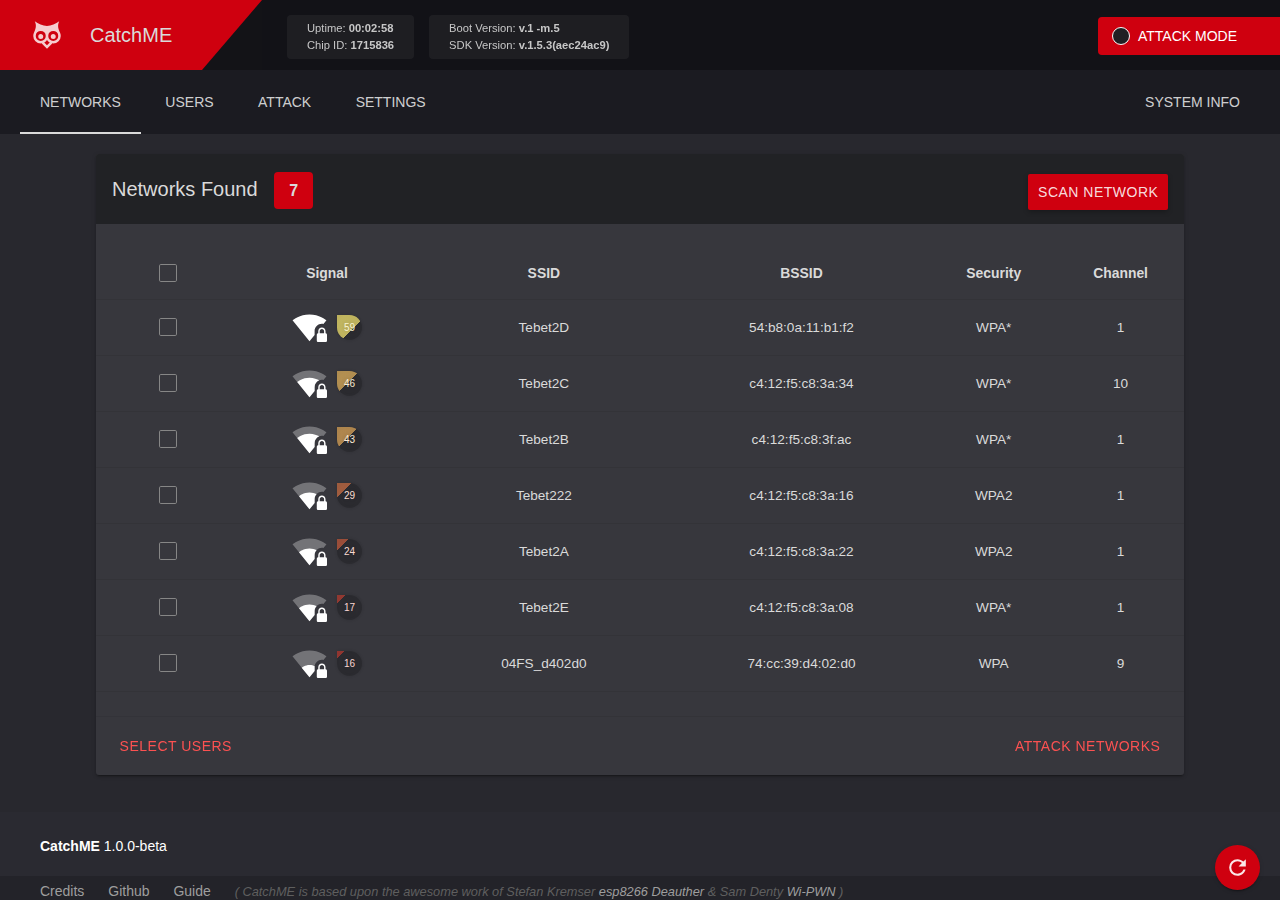
<file: CatchME_UI/index.html>
<head>
    <title>CatchME - Networks Scan</title>
    <meta content="width=device-width,initial-scale=1,user-scalable=0" name=viewport>
    <link href=./main.css rel=stylesheet>
</head>

<body>
    <nav id=nav>
        <div class="main-header">
            <div class="main-logo">
                <div id="logo-img"></div>
                CatchME
            </div>
            <div class="main-info">
                <section class="left">
                    <span>Uptime:
                        <b id=hUptime></b>
                    </span>
                    <span>Chip ID:
                        <b id=hChipid></b>
                    </span>
                </section>
                <section class="left">
                    <span>Boot Version:
                        <b id=hBootmode></b>
                        <b id=hBootversion></b>
                    </span>
                    <span>SDK Version:
                        <b id=hSdkversion></b>
                    </span>
                </section>
            </div>
            <div class="onoffswitch">
                <input type="checkbox" name="catchme-mode" class="onoffswitch-checkbox" id="catchme-mode">
                <label class="onoffswitch-label" for="catchme-mode">
                    <span class="onoffswitch-inner"></span>
                    <span class="onoffswitch-switch"></span>
                </label>
            </div>
        </div>
        <div id=links>
            <a href=. class="active" />Networks</a>
            <a href=./users>Users</a>
            <a href=./attack>Attack</a>
            <a href=./settings>Settings</a>
            <a href=./info class="right">System Info</a>
        </div>
    </nav>
    <div id=notification></div>
    <div id=spinner-container></div>
    <div class=main-wrap>
        <div class=container>
            <div class=card-container>
                <div class=card>
                    <div class="card-title">
                        <div class="button-header" style="display:inline-block;">
                            Networks Found &nbsp;
                            <span id=networksFound></span>
                        </div>
                        <button class="right button-header button-primary" id=apScanStart onclick=scan()>Scan Network</button>
                    </div>
                    <div class="card-content">
                        <table id=apscan></table>
                    </div>

                    <div class=card-action>
                        <a class="button" onclick='window.location="./users.html"'>Select Users</a>
                        <a class="right button" onclick='window.location="./attack.html"'>Attack Networks</a>
                    </div>
                </div>
            </div>
        </div>
        <footer></footer>
    </div>
    <script src=./js/functions.js></script>
    <script src=./js/scan.js></script>
</body>
</file>
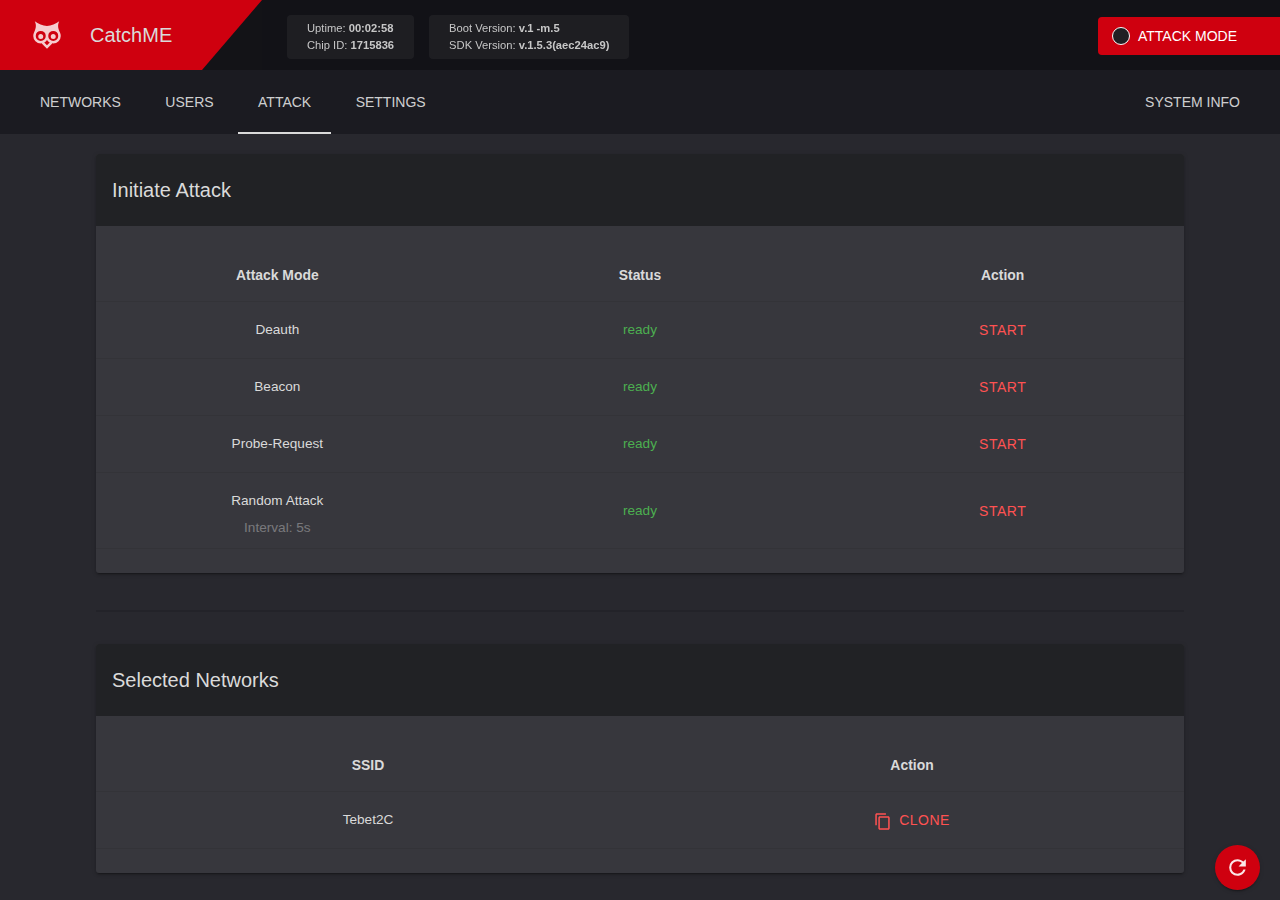
<file: CatchME_UI/attack.html>
<head>
    <title>CatchME - Attacks</title>
    <meta content="width=device-width,initial-scale=1,user-scalable=0" name=viewport>
    <link href=./main.css rel=stylesheet>
</head>

<body>
    <nav id=nav>
        <div class="main-header">
            <div class="main-logo">
                <div id="logo-img"></div>
                CatchME
            </div>
            <div class="main-info">
                <section class="left">
                    <span>Uptime:
                        <b id=hUptime></b>
                    </span>
                    <span>Chip ID:
                        <b id=hChipid></b>
                    </span>
                </section>
                <section class="left">
                    <span>Boot Version:
                        <b id=hBootmode></b>
                        <b id=hBootversion></b>
                    </span>
                    <span>SDK Version:
                        <b id=hSdkversion></b>
                    </span>
                </section>
            </div>
            <div class="onoffswitch">
                <input type="checkbox" name="catchme-mode" class="onoffswitch-checkbox" id="catchme-mode">
                <label class="onoffswitch-label" for="catchme-mode">
                    <span class="onoffswitch-inner"></span>
                    <span class="onoffswitch-switch"></span>
                </label>
            </div>
        </div>
        <div id=links>
            <a href=.>Networks</a>
            <a href=./users>Users</a>
            <a href=./attack class="active">Attack</a>
            <a href=./settings>Settings</a>
            <a href=./info class="right">System Info</a>
        </div>
    </nav>
    <div id=notification></div>
    <div id=spinner-container></div>
    <div class=main-wrap>
        <div class=container>
            <div class=card-container>
                <div class=card>
                    <div class="card-title">
                        Initiate Attack
                    </div>
                    <div class="card-content">
                        <table id=attackMode></table>
                    </div>
                </div>
                <hr>
            </div>
            <div class="card-container dn" id=selectedNetworksDevices>
                <div class=card>
                    <div class="card-title">
                        Selected Networks
                    </div>
                    <div class="card-content">
                        <table id=selectedAPs></table>
                    </div>
                </div>
                <div class=card>
                    <div class="card-title">
                        Selected Users
                    </div>
                    <div class="card-content">
                        <table id=selectedClients class=dn></table>
                    </div>
                </div>
                <hr>
            </div>
            <div class=card-container id=section2>
                <div class=card>
                    <div class=card-title>
                        Add Beaconing SSID
                    </div>
                    <div class=card-content>
                        <div class="inputCheckbox row">
                            <div class=col-6>
                                <div class=input-container id=ssidContainer>
                                    <input id=ssid placeholder=" " required minlength=1 maxlength=32>
                                    <label for=ssid>SSID</label>
                                </div>
                            </div>
                            <div class=col-6>
                                <label for=randSSID class=checkboxContainer>
                                    <input id=randSSID type=checkbox value=false name=randSSID>
                                    <label for=randSSID class=checkbox></label>
                                    Generate random SSID
                                </label>
                            </div>
                        </div>
                        <div class="inputCheckbox row">
                            <div class=col-6>
                                <div class=input-container>
                                    <input id=num type=number value=48 max=48 min=0 placeholder=" " required>
                                    <label for=num>Number of clones</label>
                                </div>
                            </div>
                            <div class=col-6>
                                <label for=enc class=checkboxContainer>
                                    <input id=enc type=checkbox value=false name=enc>
                                    <label for=enc class=checkbox></label>
                                    Encrypted SSID
                                </label>
                            </div>
                        </div>
                    </div>
                    <div class=card-action>
                        <a class="button right" onclick=addSSID()>Add SSID</a>
                    </div>
                </div>
            </div>
            <div class=card-container>
                <div class=card>
                    <div class=card-title>
                        Saved SSIDs
                        <span id=ssidCounter>0 / 48</span>
                    </div>
                    <div class="card-content">
                        <table id=savedSSID></table>
                    </div>
                    <div class=card-action>
                        <a class=button onclick=resetSSID()>reset</a>
                        <a onclick='clearSSID()' class='button'>clear</a>
                        <a class="button right" onclick=saveSSID()>save</a>
                    </div>
                </div>
            </div>
        </div>
        <footer></footer>
        <script src=./js/functions.js></script>
        <script src=./js/attack.js></script>
    </div>
</body>
</file>
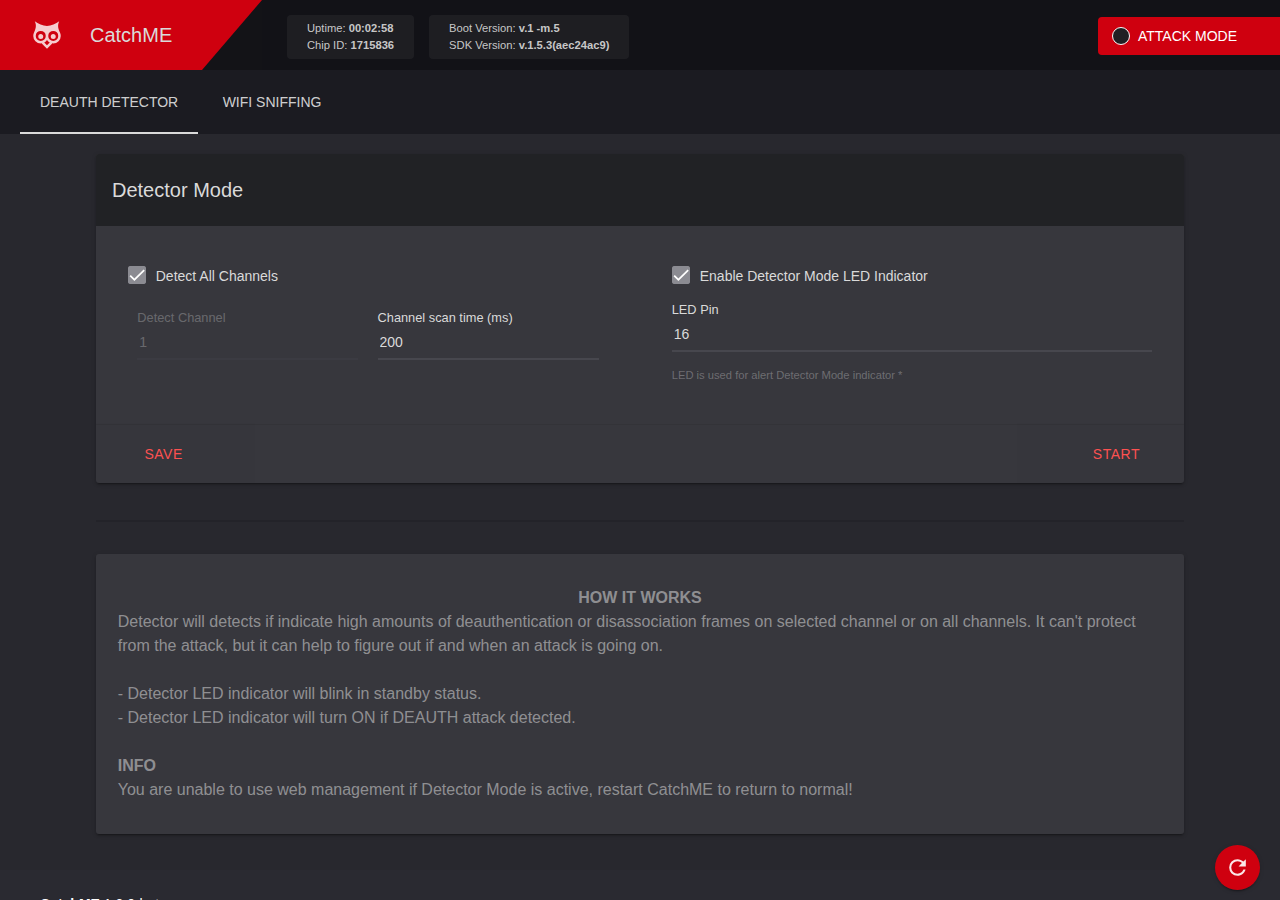
<file: CatchME_UI/detector.html>
<head>
    <title>CatchME - Detector Mode</title>
    <meta content="width=device-width,initial-scale=1,user-scalable=0" name=viewport>
    <link href=./main.css rel=stylesheet>
</head>

<body>
    <nav id=nav>
        <div class="main-header">
            <div class="main-logo">
                <div id="logo-img"></div>
                CatchME
            </div>
            <div class="main-info">
                <section class="left">
                    <span>Uptime:
                        <b id=hUptime></b>
                    </span>
                    <span>Chip ID:
                        <b id=hChipid></b>
                    </span>
                </section>
                <section class="left">
                    <span>Boot Version:
                        <b id=hBootmode></b>
                        <b id=hBootversion></b>
                    </span>
                    <span>SDK Version:
                        <b id=hSdkversion></b>
                    </span>
                </section>
            </div>
            <div class="onoffswitch">
                <input type="checkbox" name="catchme-mode" class="onoffswitch-checkbox" id="catchme-mode">
                <label class="onoffswitch-label" for="catchme-mode">
                    <span class="onoffswitch-inner"></span>
                    <span class="onoffswitch-switch"></span>
                </label>
            </div>
        </div>
        <div id=links>
            <a href=. class="active">Deauth Detector</a>
            <a href=./sniffing>WiFi Sniffing</a>
        </div>
    </nav>
    <div id=notification></div>
    <div id=spinner-container></div>
    <div class="main-wrap">
        <div class="container">
            <div class="card-container">
                <div class="card">
                    <div class="card-title">
                        Detector Mode
                    </div>
                    <div class="card-content">
                        <div class=row>
                            <div class="col-6">
                                <div class="row">
                                    <div class="col-12">
                                        <label for="detectorAllChannels" class="checkboxContainer invert">
                                            <input type="checkbox" name="detectorAllChannels" id="detectorAllChannels" value="false" checked>
                                            <label class="checkbox" for="detectorAllChannels"></label>
                                            Detect All Channels
                                        </label>
                                    </div>
                                    <div class="col-12">
                                        <div class="row">
                                            <div class="col-6">
                                                <div class="input-container disabled" id="channelContainer">
                                                    <input placeholder=" " id="detectorChannel" required="" type="number" min="1" max="14">
                                                    <label for="detectorChannel">Detect Channel</label>
                                                </div>
                                            </div>
                                            <div class="col-6">
                                                <div class="input-container">
                                                    <input placeholder=" " id="detectorScanTime" required="detectorScanTime" type="number" min="10">
                                                    <label for="detectorScanTime">Channel scan time (ms)</label>
                                                </div>
                                            </div>
                                        </div>
                                    </div>
                                </div>
                            </div>

                            <div class="col-6">
                                <div class="row">
                                    <div class=col-12>
                                        <label for=useAlertLed class="checkboxContainer invert">
                                            <input id=useAlertLed type=checkbox name=useAlertLed value=false>
                                            <label for=useAlertLed class=checkbox></label>
                                            Enable Detector Mode LED Indicator
                                        </label>
                                    </div>
                                    <div class=col-12>
                                        <div class=input-container id=alertLedContainer>
                                            <input id=alertLedPin type=number max=18 min=0 placeholder=" " required>
                                            <label for=alertLedPin>LED Pin</label>
                                            <span style="font-size:0.7rem;color:rgba(255, 255, 255,.28)">LED is used for alert Detector Mode indicator *</span>
                                        </div>
                                    </div>
                                </div>
                            </div>
                        </div>
                    </div>
                    <div class="card-action">
                        <a class="button secondary" onclick="saveSettings()">save</a>
                        <a class="button secondary right" onclick="saveSettings(true)">start</a>
                    </div>
                </div>
                <hr>
            </div>

            <div class=card-container>
                <div class=card>
                    <div class="card-content detector-info">
                        <div class=row>
                            <div class="col-12">
                                <p class="center">
                                    <b>HOW IT WORKS</b>
                                    <br>
                                </p>
                                <p>
                                    Detector will detects if indicate high amounts of deauthentication or disassociation frames on selected channel or on all
                                    channels. It can't protect from the attack, but it can help to figure out if and when
                                    an attack is going on.
                                    <br>
                                    <br> - Detector LED indicator will blink in standby status.
                                    <br> - Detector LED indicator will turn ON if DEAUTH attack detected.
                                    <br>
                                    <br>
                                    <b>INFO</b>
                                    <br> You are unable to use web management if Detector Mode is active, restart CatchME to
                                    return to normal!
                                </p>
                            </div>
                        </div>
                    </div>
                </div>
            </div>
        </div>
        <footer></footer>
        <script src="./js/functions.js"></script>
        <script>
            var allChannels = document.getElementById("detectorAllChannels"),
                channel = document.getElementById("detectorChannel"),
                scanTime = document.getElementById("detectorScanTime"),
                alertLedPin = document.getElementById("alertLedPin"),
                useAlertLed = document.getElementById("useAlertLed"),
                saveStatus = getE('spinner-container'),
                res;

            getResponse("settings.json", function (responseText) {
                try {
                    res = JSON.parse(responseText);
                } catch (e) {
                    notify("ERROR: Load settings, Reset the settings!");
                    return;
                }

                if (res.detectorAllChannels == 1) {
                    allChannels.checked = true;
                    switchChannel();
                } else {
                    allChannels.checked = false;
                    switchChannel();
                }

                if (res.useAlertLed == 1) {
                    useAlertLed.checked = true;
                    switchAlertLED();
                } else {
                    useAlertLed.checked = false;
                    switchAlertLED();
                }
                channel.value = res.detectorChannel;
                scanTime.value = res.detectorScanTime;
                alertLedPin.value = res.alertLedPin;
            });

            allChannels.addEventListener("change", switchChannel, false);
            useAlertLed.addEventListener("change", switchAlertLED, false);

            function switchChannel() {
                if (allChannels.checked) {
                    channelContainer.classList.add("disabled");
                } else {
                    channelContainer.classList.remove("disabled");
                }
            }

            function switchAlertLED() {
                if (useAlertLed.checked) {
                    alertLedContainer.classList.remove("disabled");
                } else {
                    alertLedContainer.classList.add("disabled");
                }
            }

            function saveSettings(run) {
                saveStatus.className = "";
                showLoading();
                var url = "settingsSave.json";
                url += "?detectorAllChannels=" + allChannels.checked;
                url += "&detectorChannel=" + channel.value;
                url += "&detectorScanTime=" + scanTime.value;
                url += "&useAlertLed=" + useAlertLed.checked;
                url += "&alertLedPin=" + alertLedPin.value;

                getResponse(url, function (responseText) {
                    if (responseText == "true") {
                        if (run == true) {
                            getResponse("detectorStart.json", function (responseText) {
                                if (responseText == "true") {
                                    showLoading("hide");
                                    indicate(true)
                                    notify("Detector running! Restart device to return to normal");
                                    var card = document.getElementsByClassName("card-content")[0];
                                    card.className = "card-content disabled"
                                } else {
                                    notify("ERROR: Failed to start detector!");
                                    indicate()
                                }
                            }, function () {
                                notify("ERROR: Failed to start detector!");
                                indicate()
                            });
                        } else {
                            indicate(true);
                            saveStatus.classList.add("success-save");
                        }
                    } else {
                        if (run == false) saveStatus.classList.add("failed-save");
                        notify("ERROR: Failed to save!");
                        indicate()
                    }
                }, function () {
                    if (run == false) saveStatus.classList.add("failed-save");
                    notify("ERROR: Failed to save!");
                    indicate()
                });
            }
            fadeIn();
        </script>
    </div>
</body>
</file>
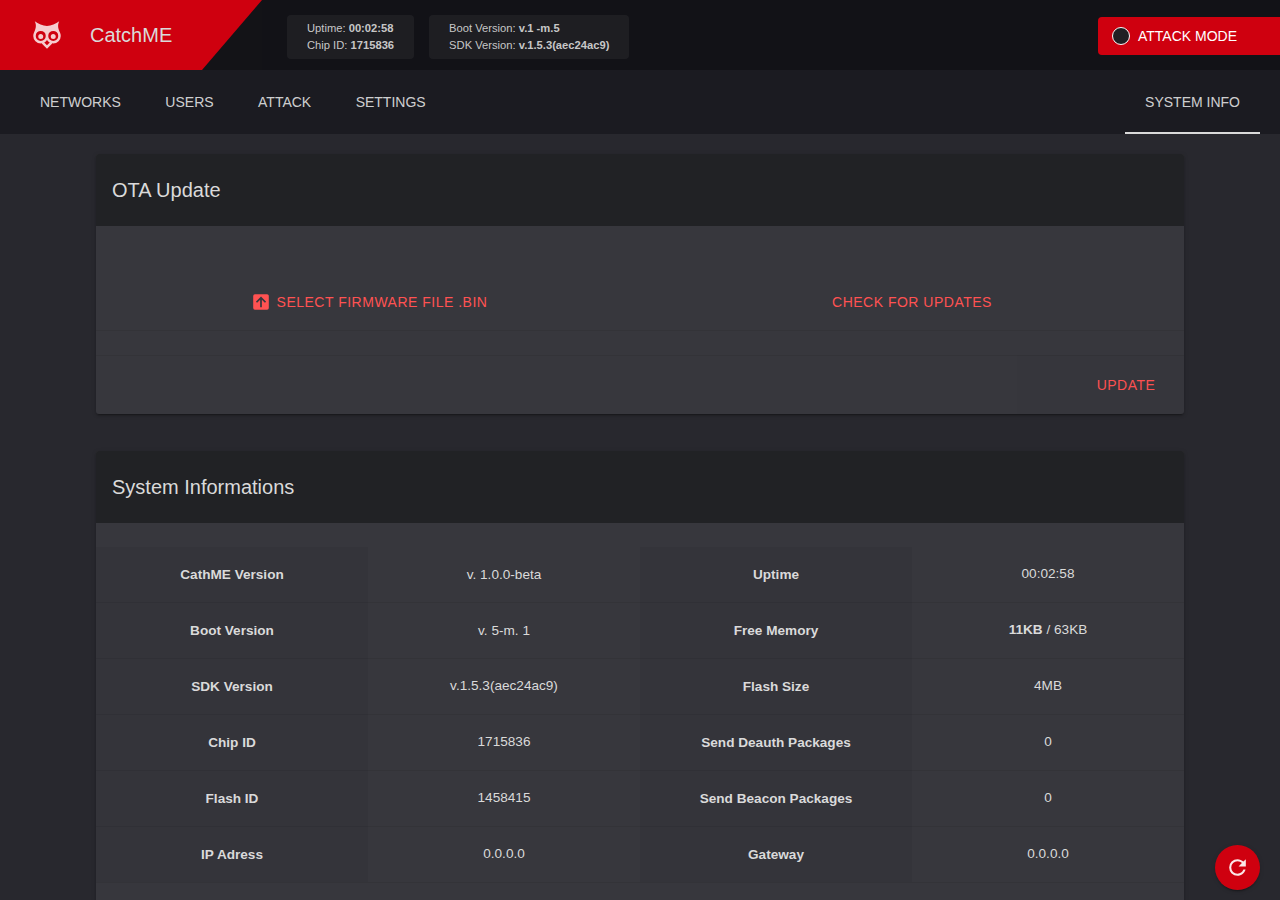
<file: CatchME_UI/info.html>
<head>
    <title>CatchME - System Informations</title>
    <meta content="width=device-width,initial-scale=1,user-scalable=0" name=viewport>
    <link href=./main.css rel=stylesheet>
</head>

<body>
    <nav id=nav>
        <div class="main-header">
            <div class="main-logo">
                <div id="logo-img"></div>
                CatchME
            </div>
            <div class="main-info">
                <section class="left">
                    <span>Uptime:
                        <b id=hUptime></b>
                    </span>
                    <span>Chip ID:
                        <b id=hChipid></b>
                    </span>
                </section>
                <section class="left">
                    <span>Boot Version:
                        <b id=hBootmode></b>
                        <b id=hBootversion></b>
                    </span>
                    <span>SDK Version:
                        <b id=hSdkversion></b>
                    </span>
                </section>
            </div>
            <div class="onoffswitch">
                <input type="checkbox" name="catchme-mode" class="onoffswitch-checkbox" id="catchme-mode">
                <label class="onoffswitch-label" for="catchme-mode">
                    <span class="onoffswitch-inner"></span>
                    <span class="onoffswitch-switch"></span>
                </label>
            </div>
        </div>
        <div id=links>
            <a href=.>Networks</a>
            <a href=./users>Users</a>
            <a href=./attack>Attack</a>
            <a href=./settings>Settings</a>
            <a href=./info class="right active">System Info</a>
        </div>
    </nav>
    <div id=notification></div>
    <div id=spinner-container></div>
    <div class=main-wrap>
        <div class=container>
            <div class=card-container>
                <div class=card>
                    <div class="card-title">
                        OTA Update
                    </div>
                    <div class=card-content>
                        <table>
                            <form enctype=multipart/form-data id=ota>
                                <tr>
                                    <td>
                                        <input accept=.bin id=update name=update type=file>
                                        <label class="button secondary no-caps" for=update tabindex=0></label>
                                    </td>
                                    <td>
                                        <button class="secondary onlgr" onclick=checkUpdate()>Check for updates</button>
                                    </td>
                                </tr>
                            </form>
                            <br>
                        </table>
                    </div>

                    <div class=card-action>
                        <button class="right secondary" onclick='updateFirmware()'>update</button>
                    </div>
                </div>
            </div>
            <div class=card-container>
                <div class=card>
                    <div class="card-title">
                        System Informations
                    </div>
                    <div class="card-content">
                        <table>
                            <tr>
                                <td class="selected b">CathME Version</td>
                                <td>v.
                                    <span id=version></span>
                                </td>
                                <td class="selected b">Uptime</td>
                                <td>
                                    <span id=uptime></span>
                                </td>
                            </tr>
                            <tr>
                                <td class="selected b">Boot Version</td>
                                <td>v.
                                    <span id=bootversion></span>-m.
                                    <span id=bootmode></span>
                                </td>
                                <td class="selected b">Free Memory</td>
                                <td>
                                    <span id=freememory></span>
                                </td>
                            </tr>
                            <tr>
                                <td class="selected b">SDK Version</td>
                                <td>
                                    <span id=sdk></span>
                                </td>
                                <td class="selected b">Flash Size</td>
                                <td>
                                    <span id=flashsize></span>
                                </td>
                            </tr>
                            <tr>
                                <td class="selected b">Chip ID</td>
                                <td>
                                    <span id=chipid></span>
                                </td>
                                <td class="selected b">Send Deauth Packages</td>
                                <td>
                                    <span id=deauthpackets></span>
                                </td>
                            </tr>
                            <tr>
                                <td class="selected b">Flash ID</td>
                                <td>
                                    <span id=flashid></span>
                                </td>
                                <td class="selected b">Send Beacon Packages</td>
                                <td>
                                    <span id=beaconpackets></span>
                                </td>
                            </tr>
                            <tr>
                                <td class="selected b">IP Adress</td>
                                <td>
                                    <span id=ipaddress></span>
                                </td>
                                <td class="selected b">Gateway</td>
                                <td>
                                    <span id=gateway></span>
                                </td>
                            </tr>
                        </table>
                    </div>
                </div>
            </div>
            <div class=card-container id=credits>
                <div class=card>
                    <div class="card-title">
                        About
                    </div>
                    <div class=card-content>
                        <div class="row">
                            <div class="col-8 about">
                                <h3>CatchME</h3>
                                <p>
                                    <b>CatchME</b> is developed by (Herwono W. Wijaya)
                                    <a href="https://twitter.com/HerwonoWr">@HerwonoWr</a>. This project is a proof of concept for testing and educational purposes.
                                    CatchME allows you to perform deauth attack, beacon, probe request flooding, and WiFi
                                    sniffing. CatchME (deauth attack) works by exploiting an old and known (deauth attack)
                                    vulnerability in the 802.11 WiFi protocol. CatchME also allows you to detect Deauth Attack.
                                    CatchME has two operation mode, Attack Mode and Detector Mode, Detector Mode allows you
                                    to detect Deauth Attack.
                                    <br><br>
                                    <b>CatchME</b> is based upon the awesome work of (Stefan Kremser) <a href=https://github.com/spacehuhn/esp8266_deauther>esp8266 Deauther</a> & (Sam Denty) <a href=https://github.com/samdenty99/Wi-PWN>Wi-PWN</a>
                                </p>
                                <br>
                                <p>
                                    <b>WARNING</b>
                                    <br> Use it only against your own networks and devices!. I don't take any responsibility
                                    for what you do with CatchME.
                                    <br>
                                    <br> Please check the legal regulations in your country before using it. Do not redistribute,
                                    advertise or sell of this software as "jammer"!.
                                </p>
                            </div>
                            <div class="col-4">
                                <h3>Credits</h3>
                                <a href=https://github.com/spacehuhn/esp8266_deauther>@spacehuhn</a>
                                (Stefan Kremser)
                                <br>
                                <a href=https://github.com/samdenty99 target=_blank>@samdenty99</a>
                                (Sam Denty)
                                <br>
                                <a href=https://github.com/N0vaPixel target=_blank>@N0vaPixel</a>
                                (Aur &eacute;lien Hernandez)
                                <br>
                                <a href=https://github.com/SaltyViper target=_blank>@SaltyViper</a>
                                (SaltyViper)
                                <br>
                                <a href=https://github.com/tobozo target=_blank>@tobozo</a>
                                (Tobozo)
                                <br>
                                <a href=https://github.com/LarzJ target=_blank>@LarzJ</a>
                                (Larz Jacobs)
                                <br>
                                <a href=https://github.com/StijnSimons target=_blank>@StijnSimons</a>
                                (Stimons)
                                <br>
                                <a href=https://github.com/andrbmgi target=_blank>@andrbmgi</a>
                                (Andrbmgi)
                                <br>
                                <a href=https://github.com/SamuelKlit target=_blank>@SamuelKlit</a>
                                (Samuel KS)
                                <br>
                                <a href=https://github.com/schinfo target=_blank>@schinfo</a>
                                (Helmut)
                                <br>
                                <a href=https://github.com/ericktedeschi target=_blank>@ericktedeschi</a>
                                (Erick Belluci Tedeschi)
                                <br>
                                <a href=https://github.com/ajnavarro target=_blank>@ajnavarro</a>
                                (Antonio Navarro Perez)
                                <br>
                            </div>
                        </div>
                    </div>
                    <div class="card-action">
                        <center>
                            This project is based upon the awesome work of
                            <b>Stefan Kremser (Spacehuhn)</b>
                        </center>
                    </div>
                </div>
            </div>
        </div>
        <footer></footer>
        <script src=./js/functions.js></script>
        <script src=./js/info.js></script>
    </div>
</body>
</file>
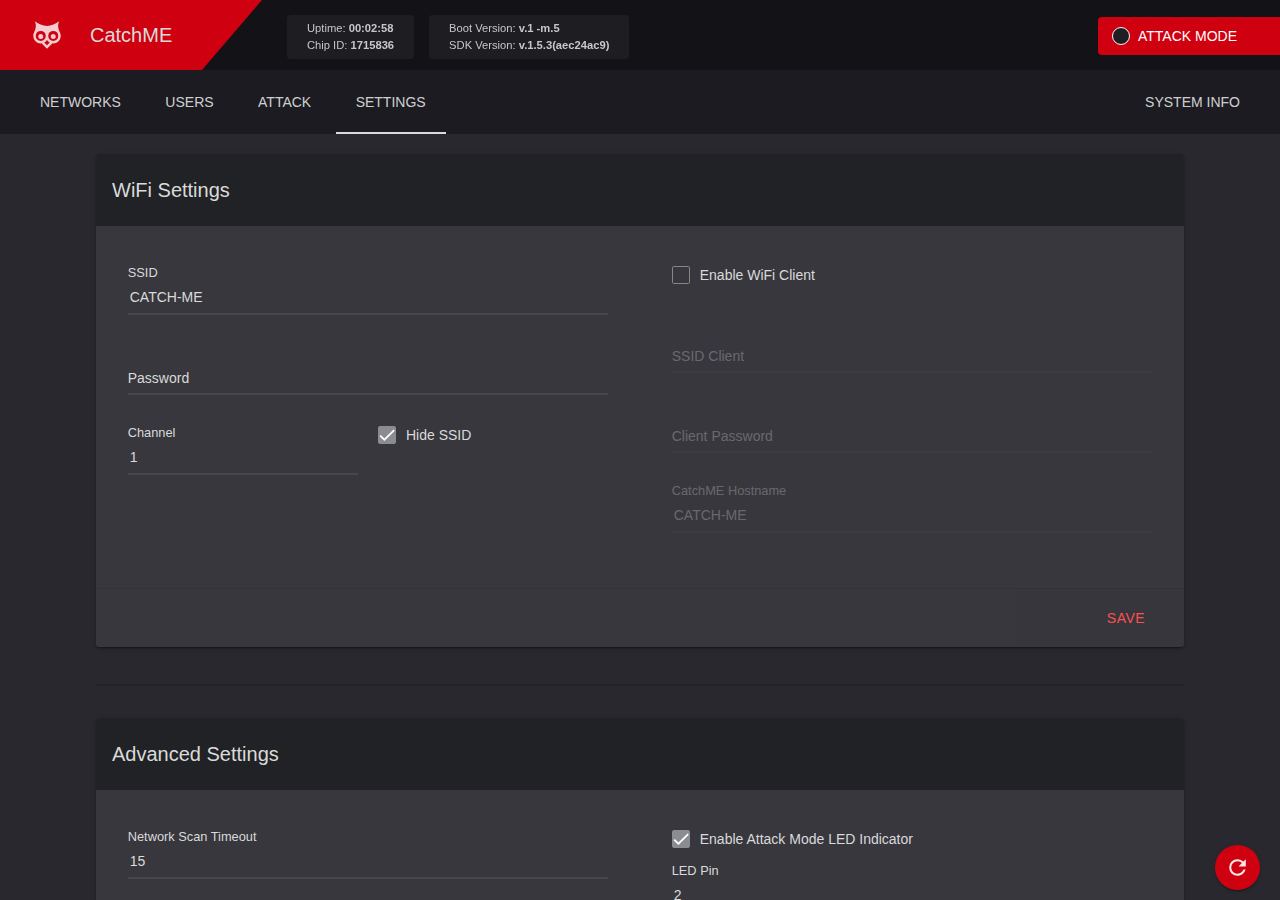
<file: CatchME_UI/settings.html>
<head>
    <title>CatchME - Settings</title>
    <meta content="width=device-width,initial-scale=1,user-scalable=0" name=viewport>
    <link href=./main.css rel=stylesheet>
</head>

<body>
    <nav id=nav>
        <div class="main-header">
            <div class="main-logo">
                <div id="logo-img"></div>
                CatchME
            </div>
            <div class="main-info">
                <section class="left">
                    <span>Uptime:
                        <b id=hUptime></b>
                    </span>
                    <span>Chip ID:
                        <b id=hChipid></b>
                    </span>
                </section>
                <section class="left">
                    <span>Boot Version:
                        <b id=hBootmode></b>
                        <b id=hBootversion></b>
                    </span>
                    <span>SDK Version:
                        <b id=hSdkversion></b>
                    </span>
                </section>
            </div>
            <div class="onoffswitch">
                <input type="checkbox" name="catchme-mode" class="onoffswitch-checkbox" id="catchme-mode">
                <label class="onoffswitch-label" for="catchme-mode">
                    <span class="onoffswitch-inner"></span>
                    <span class="onoffswitch-switch"></span>
                </label>
            </div>
        </div>
        <div id=links>
            <a href=.>Networks</a>
            <a href=./users>Users</a>
            <a href=./attack>Attack</a>
            <a href=./settings class="active">Settings</a>
            <a href=./info class="right">System Info</a>
        </div>
    </nav>
    <div id=notification></div>
    <div id=spinner-container></div>
    <div class=main-wrap>
        <form class=container id=settings>
            <div class=card-container>
                <div class=card>
                    <div class="card-title">
                        WiFi Settings
                    </div>
                    <div class="card-content">
                        <div class=row>
                            <div class="col-6">
                                <div class="row">
                                    <div class=col-12>
                                        <div class=input-container>
                                            <input id=ssid placeholder=" " required minlength=1 maxlength=32 autocorrect=off autocapitalize=none spellcheck=false>
                                            <label for=ssid>SSID</label>
                                        </div>
                                    </div>
                                    <div class=col-12>
                                        <div class=input-container>
                                            <input id=password placeholder=" " required minlength=8 maxlength=32 autocorrect=off autocapitalize=none spellcheck=false>
                                            <label for=password>Password</label>
                                        </div>
                                    </div>
                                    <div class=col-6>
                                        <div class=input-container>
                                            <input id=apChannel type=number max=14 min=1 placeholder=" " required>
                                            <label for=apChannel>Channel</label>
                                        </div>
                                    </div>
                                    <div class=col-6>
                                        <label for=ssidHidden class="checkboxContainer invert">
                                            <input id=ssidHidden type=checkbox name=ssidHidden value=false>
                                            <label for=ssidHidden class=checkbox></label>
                                            Hide SSID
                                        </label>
                                    </div>
                                </div>
                            </div>

                            <div class="col-6">
                                <div class="row">
                                    <div class=col-12>
                                        <label for=wifiClient class="checkboxContainer invert">
                                            <input id=wifiClient type=checkbox name=wifiClient value=false>
                                            <label for=wifiClient class=checkbox></label>
                                            Enable WiFi Client
                                        </label>
                                    </div>
                                    <div class=input-container id=clientContainer>
                                        <div class=col-12>
                                            <br>
                                            <div class=input-container>
                                                <input id=ssidClient placeholder=" " required minlength=1 maxlength=32 autocorrect=off autocapitalize=none spellcheck=false>
                                                <label for=ssidClient>SSID Client</label>
                                            </div>
                                        </div>
                                        <div class=col-12>
                                            <div class=input-container>
                                                <input id=passwordClient placeholder=" " required minlength=8 maxlength=32 autocorrect=off autocapitalize=none spellcheck=false>
                                                <label for=passwordClient>Client Password</label>
                                            </div>
                                        </div>
                                        <div class=col-12>
                                            <div class=input-container>
                                                <input id=hostname placeholder=" " required minlength=1 maxlength=12 autocorrect=off autocapitalize=none spellcheck=false>
                                                <label for=hostname>CatchME Hostname</label>
                                            </div>
                                        </div>
                                    </div>
                                </div>
                            </div>
                        </div>
                    </div>

                    <div class=card-action>
                        <button class="right secondary" onclick=saveSettings() type=button>save</button>
                    </div>
                </div>
                <hr>
            </div>

            <div class=card-container>
                <div class=card>
                    <div class="card-title">
                        Advanced Settings
                    </div>
                    <div class="card-content">
                        <div class=row>
                            <div class="col-6">
                                <div class="row">
                                    <div class=col-12>
                                        <div class=input-container>
                                            <input id=scanTime type=number max=255 min=1 placeholder=" " required>
                                            <label for=scanTime>Network Scan Timeout</label>
                                        </div>
                                    </div>
                                    <div class=col-12>
                                        <div class=input-container>
                                            <input id=timeout type=number max=65536 min=-1 placeholder=" " required>
                                            <label for=timeout>Attack Timeout</label>
                                        </div>
                                    </div>
                                    <div class=col-12>
                                        <div class=input-container>
                                            <input id=deauthReason type=number max=45 min=1 placeholder=" " required>
                                            <label for=deauthReason>Deauth reason-code</label>
                                        </div>
                                    </div>
                                    <div class=col-12>
                                        <div class=input-container>
                                            <input id=packetRate type=number max=300 min=1 placeholder=" " required>
                                            <label for=packetRate>Packet rate (pkts/s)</label>
                                        </div>
                                    </div>
                                    <div class=col-12>
                                        <div class=input-container>
                                            <input id=macInterval type=number max=65000 min=0 placeholder=" " required>
                                            <label for=packetRate>MAC Change Interval</label>
                                        </div>
                                    </div>
                                    <div class=col-12>
                                        <div class=input-container id=macContainer>
                                            <input id=macAp placeholder=" " required minlength=1 maxlength=17 autocorrect=off autocapitalize=none spellcheck=false>
                                            <label for=macAp>MAC address</label>
                                        </div>
                                    </div>
                                    <div class=col-12>
                                        <label for=randMacAp class=checkboxContainer>
                                            Random MAC address
                                            <input id=randMacAp type=checkbox name=randMacAp value=false>
                                            <label for=randMacAp class=checkbox></label>
                                        </label>
                                    </div>
                                </div>
                            </div>

                            <div class="col-6">
                                <div class="row">
                                    <div class=col-12>
                                        <label for=useLed class="checkboxContainer invert">
                                            <input id=useLed type=checkbox name=useLed value=false>
                                            <label for=useLed class=checkbox></label>
                                            Enable Attack Mode LED Indicator
                                        </label>
                                    </div>
                                    <div class=col-12>
                                        <div class=input-container id=ledContainer>
                                            <input id=ledPin type=number max=18 min=0 placeholder=" " required>
                                            <label for=ledPin>LED Pin</label>
                                            <span style="font-size:0.7rem;color:rgba(255, 255, 255,.28)">LED is used for Attack Mode indicator *</span>
                                        </div>
                                    </div>
                                    <div class=col-12>
                                        <label for=useAlertLed class="checkboxContainer invert">
                                            <input id=useAlertLed type=checkbox name=useAlertLed value=false>
                                            <label for=useAlertLed class=checkbox></label>
                                            Enable Detector Mode LED Indicator
                                        </label>
                                    </div>
                                    <div class=col-12>
                                        <div class=input-container id=alertLedContainer>
                                            <input id=alertLedPin type=number max=18 min=0 placeholder=" " required>
                                            <label for=alertLedPin>LED Pin</label>
                                            <span style="font-size:0.7rem;color:rgba(255, 255, 255,.28)">LED is used for alert Detector Mode indicator *</span>
                                        </div>
                                    </div>
                                    <div class=col-12>
                                        <label for=cache class="checkboxContainer invert">
                                            <input id=cache type=checkbox name=cache value=false>
                                            <label for=cache class=checkbox></label>
                                            Enable Server Caching
                                        </label>
                                    </div>
                                    <div class=col-12>
                                        <div class=input-container id=cacheContainer>
                                            <input id=serverCache type=number max=9999 min=0 placeholder=" " required>
                                            <label for=serverCache>Cache expiration time</label>
                                        </div>
                                    </div>
                                    <div class=col-12>
                                        <label for=apScanHidden class=checkboxContainer>
                                            Scan for hidden networks
                                            <input id=apScanHidden type=checkbox name=apScanHidden
                                                value=false>
                                            <label for=apScanHidden class=checkbox></label>
                                        </label>
                                    </div>
                                    <div class=col-12>
                                        <label for=multiAPs class=checkboxContainer>
                                            Select multiple networks
                                            <input id=multiAPs type=checkbox name=multiAPs value=false>
                                            <label for=multiAPs class=checkbox></label>
                                        </label>
                                    </div>
                                    <div class=col-12>
                                        <label for=multiAttacks class=checkboxContainer>
                                            Simultaneous attacks
                                            <input id=multiAttacks type=checkbox name=multiAttacks value=false>
                                            <label for=multiAttacks class=checkbox></label>
                                        </label>
                                    </div>
                                    <div class=col-12>
                                        <label for=beaconInterval class=checkboxContainer>
                                            1s Beacon interval
                                            <input id=beaconInterval type=checkbox name=beaconInterval
                                                value=false>
                                            <label for=beaconInterval class=checkbox></label>
                                        </label>
                                    </div>
                                </div>
                            </div>
                        </div>
                    </div>

                    <div class=card-action>
                        <button class="right secondary" onclick=saveSettings() type=button>save</button>
                    </div>
                </div>
                <hr>
            </div>
            <div class=card-container>
                <div class=card>
                    <div class="card-content">
                        <table>
                            <tr>
                                <td>Reset Saved SSIDs</td>
                                <td onclick='getResponse("resetSSID.json",function(){notify("Request sent!")})'>
                                    <button class=secondary>reset</button>
                                </td>
                            </tr>
                            <tr>
                                <td>Clear Saved SSIDs</td>
                                <td onclick='getResponse("clearSSID.json",function(){notify("Request sent!")})'>
                                    <button class=secondary>clear</button>
                                </td>
                            </tr>
                            <tr>
                                <td>Clear Saved Users</td>
                                <td onclick='getResponse("clearNameList.json",function(){notify("Request sent!")})'>
                                    <button class=secondary>clear</button>
                                </td>
                            </tr>
                        </table>
                    </div>

                    <div class=card-action>
                        <button class="button-primary right" onclick=resetSettings() type=button>reset all settings</button>
                    </div>
                </div>
            </div>
        </form>
        <footer></footer>
        <script src=./js/functions.js></script>
        <script src=./js/settings.js></script>
    </div>
</body>
</file>
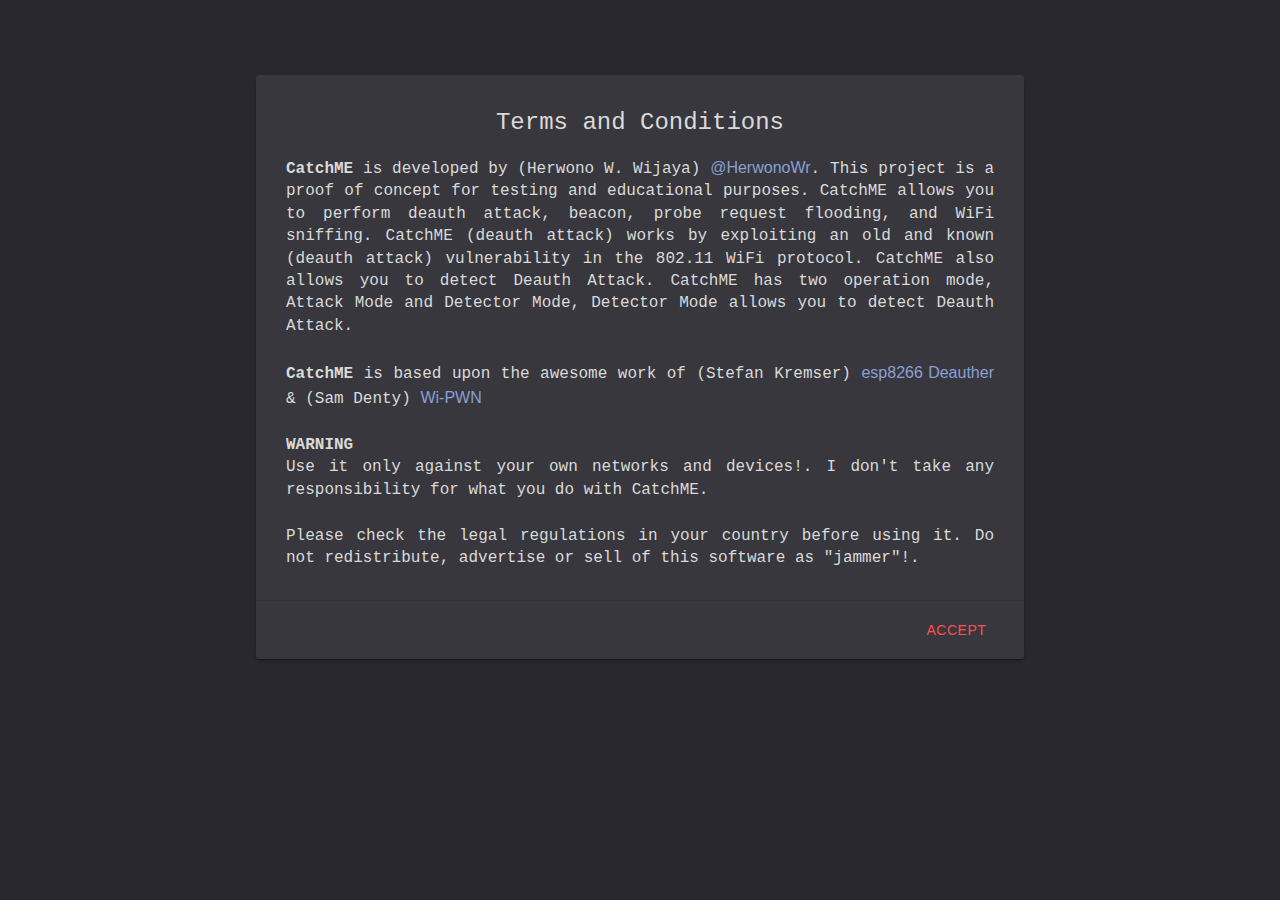
<file: CatchME_UI/setup.html>
<head>
    <title>CatchME - Setup</title>
    <meta content="width=device-width,initial-scale=1,user-scalable=0" name=viewport>
    <link href=./main.css rel=stylesheet>
</head>

<body id="catchme-setup">
    <div id=notification></div>
    <div class=main-wrap>
        <div id=spinner-container></div>
        <div class="container" id="setup">
            <div class=card-container>
                <div class="card horizontal" id=ss>
                    <div id=card-wrapper>
                        <div id=c1>
                            <div class=card-content>
                                <div class="term-title">Terms and Conditions</div>
                                <p>
                                    <b>CatchME</b> is developed by (Herwono W. Wijaya)
                                    <a href="https://twitter.com/HerwonoWr">@HerwonoWr</a>. This project is a proof of concept for testing and educational purposes.
                                    CatchME allows you to perform deauth attack, beacon, probe request flooding, and WiFi
                                    sniffing. CatchME (deauth attack) works by exploiting an old and known (deauth attack)
                                    vulnerability in the 802.11 WiFi protocol. CatchME also allows you to detect Deauth Attack.
                                    CatchME has two operation mode, Attack Mode and Detector Mode, Detector Mode allows you
                                    to detect Deauth Attack.
                                    <br><br>
                                    <b>CatchME</b> is based upon the awesome work of (Stefan Kremser) <a href=https://github.com/spacehuhn/esp8266_deauther>esp8266 Deauther</a> & (Sam Denty) <a href=https://github.com/samdenty99/Wi-PWN>Wi-PWN</a>
                                </p>
                                <br>
                                <p>
                                    <b>WARNING</b>
                                    <br> Use it only against your own networks and devices!. I don't take any responsibility
                                    for what you do with CatchME.
                                    <br>
                                    <br> Please check the legal regulations in your country before using it. Do not redistribute,
                                    advertise or sell of this software as "jammer"!.
                                </p>
                            </div>
                            <div class=card-action onclick=accept()>
                                <a class="button right">Accept</a>
                            </div>
                        </div>
                        <div id=c2>
                            <div class=card-content>
                                <div class=row>
                                    <div class=col-6>
                                        <div class=input-container>
                                            <input id=ssid value=CATCH-ME maxlength=32 minlength=1 placeholder=" " required>
                                            <label for=ssid>CatchME SSID</label>
                                        </div>
                                    </div>
                                    <div class=col-6>
                                        <div class=input-container>
                                            <input id=password value=trytocatchme maxlength=32 minlength=8 placeholder=" " required>
                                            <label for=ssid>Password</label>
                                        </div>
                                    </div>
                                </div>
                            </div>
                            <div class=card-action onclick=cont()>
                                <a class="button right">Continue</a>
                            </div>
                        </div>
                        <div id=c3>
                            <div class=card-content>
                                <div class=row style=text-align:center;padding-top:32px>
                                    <svg class=success-svg viewBox="0 0 24 24">
                                        <path d="M12,16C12.56,16.84 13.31,17.53 14.2,18L12,20.2L9.8,18C10.69,17.53 11.45,16.84 12,16M17,11.2A2,2 0 0,0 15,13.2A2,2 0 0,0 17,15.2A2,2 0 0,0 19,13.2C19,12.09 18.1,11.2 17,11.2M7,11.2A2,2 0 0,0 5,13.2A2,2 0 0,0 7,15.2A2,2 0 0,0 9,13.2C9,12.09 8.1,11.2 7,11.2M17,8.7A4,4 0 0,1 21,12.7A4,4 0 0,1 17,16.7A4,4 0 0,1 13,12.7A4,4 0 0,1 17,8.7M7,8.7A4,4 0 0,1 11,12.7A4,4 0 0,1 7,16.7A4,4 0 0,1 3,12.7A4,4 0 0,1 7,8.7M2.24,1C4,4.7 2.73,7.46 1.55,10.2C1.19,11 1,11.83 1,12.7A6,6 0 0,0 7,18.7C7.21,18.69 7.42,18.68 7.63,18.65L10.59,21.61L12,23L13.41,21.61L16.37,18.65C16.58,18.68 16.79,18.69 17,18.7A6,6 0 0,0 23,12.7C23,11.83 22.81,11 22.45,10.2C21.27,7.46 20,4.7 21.76,1C19.12,3.06 15.36,4.69 12,4.7C8.64,4.69 4.88,3.06 2.24,1Z"></path>
                                    </svg>
                                    <br>
                                    <b class="s-title" style=font-size:18px>Setup complete!</b>
                                    <br>
                                    <span style=font-weight:300>Please reconnect to CatchME network</span>
                                </div>
                            </div>
                        </div>
                    </div>
                </div>
            </div>
        </div>
        <script src=./js/functions.js></script>
        <script>
            function accept() {
                toTop(),
                    document.getElementById("card-wrapper").className = "accept",
                    document.getElementById("ss").setAttribute("style", "max-height:190px"),
                    setTimeout(function () {
                        document.getElementById("c3").className = "away"
                    }, 500)
            }
            function cont() {
                showLoading(),
                    toTop();
                var e = "settingsSave.json";
                e += "?ssid=" + ssid.value,
                    e += "&password=" + password.value,
                    e += "&newUser=false",

                    document.getElementById("ss").removeAttribute("style"),
                    document.getElementById("setup").setAttribute("class", "container setup"),
                    getResponse(e, function (e) {
                        "true" == e ? (vibrate(),
                            autoReload(),
                            getResponse("restartESP.json?", function (e) {
                                "true" == e ? (document.getElementById("ss").className = "card horizontal s-s",
                                    showLoading("hide")) : (notify("Failed to restart CatchME Device!"),
                                        showLoading("hide"))
                            }, function () {
                                notify("Failed to restart CatchME Device!"),
                                    showLoading("hide")
                            })) : (notify("Failed to save settings!"),
                                showLoading("hide"))
                    }, function () {
                        notify("Failed to save settings!"),
                            showLoading("hide")
                    })
            }
            function toTop() {
                try {
                    window.scrollTo({
                        behavior: "smooth",
                        left: 0,
                        top: 10
                    })
                } catch (e) {
                    scroll(0, 0)
                }
            }
            var ssid = getE("ssid"),
                password = getE("password");
            fadeIn();
        </script>
        <style>
            html {
                overflow: scroll;
                overflow-x: hidden
            }

            body {
                transition: background-color .3s ease;
                padding-bottom: 15px;
                overflow-y: initial
            }

            .main-wrap {
                overflow: initial;
                top: 0!important
            }

            .reboot-container,
            footer {
                display: none
            }

            .success-svg {
                opacity: 1;
                height: 90px;
                margin-bottom: 30px
            }

            .show-loading {
                margin-top: 15px!important
            }

            #spinner-container .success-svg {
                display: none
            }

            .container {
                min-height: initial;
                display: table;
                width: 60%;
            }

            .setup {
                width: 30%;
            }

            .card-container {
                margin-top: 75px;
            }

            .card-content b:not(.s-title),
            p,
            .term-title {
                font-family: "Courier New", Courier, monospace!important;
            }

            .card-content p,
            b {
                font-size: 1rem;
                text-align: justify;
                line-height: 1.4
            }

            .term-title {
                text-align: center;
                font-size: 1.5rem;
                margin-bottom: 15px;
            }
        </style>
    </div>
</body>
</file>
